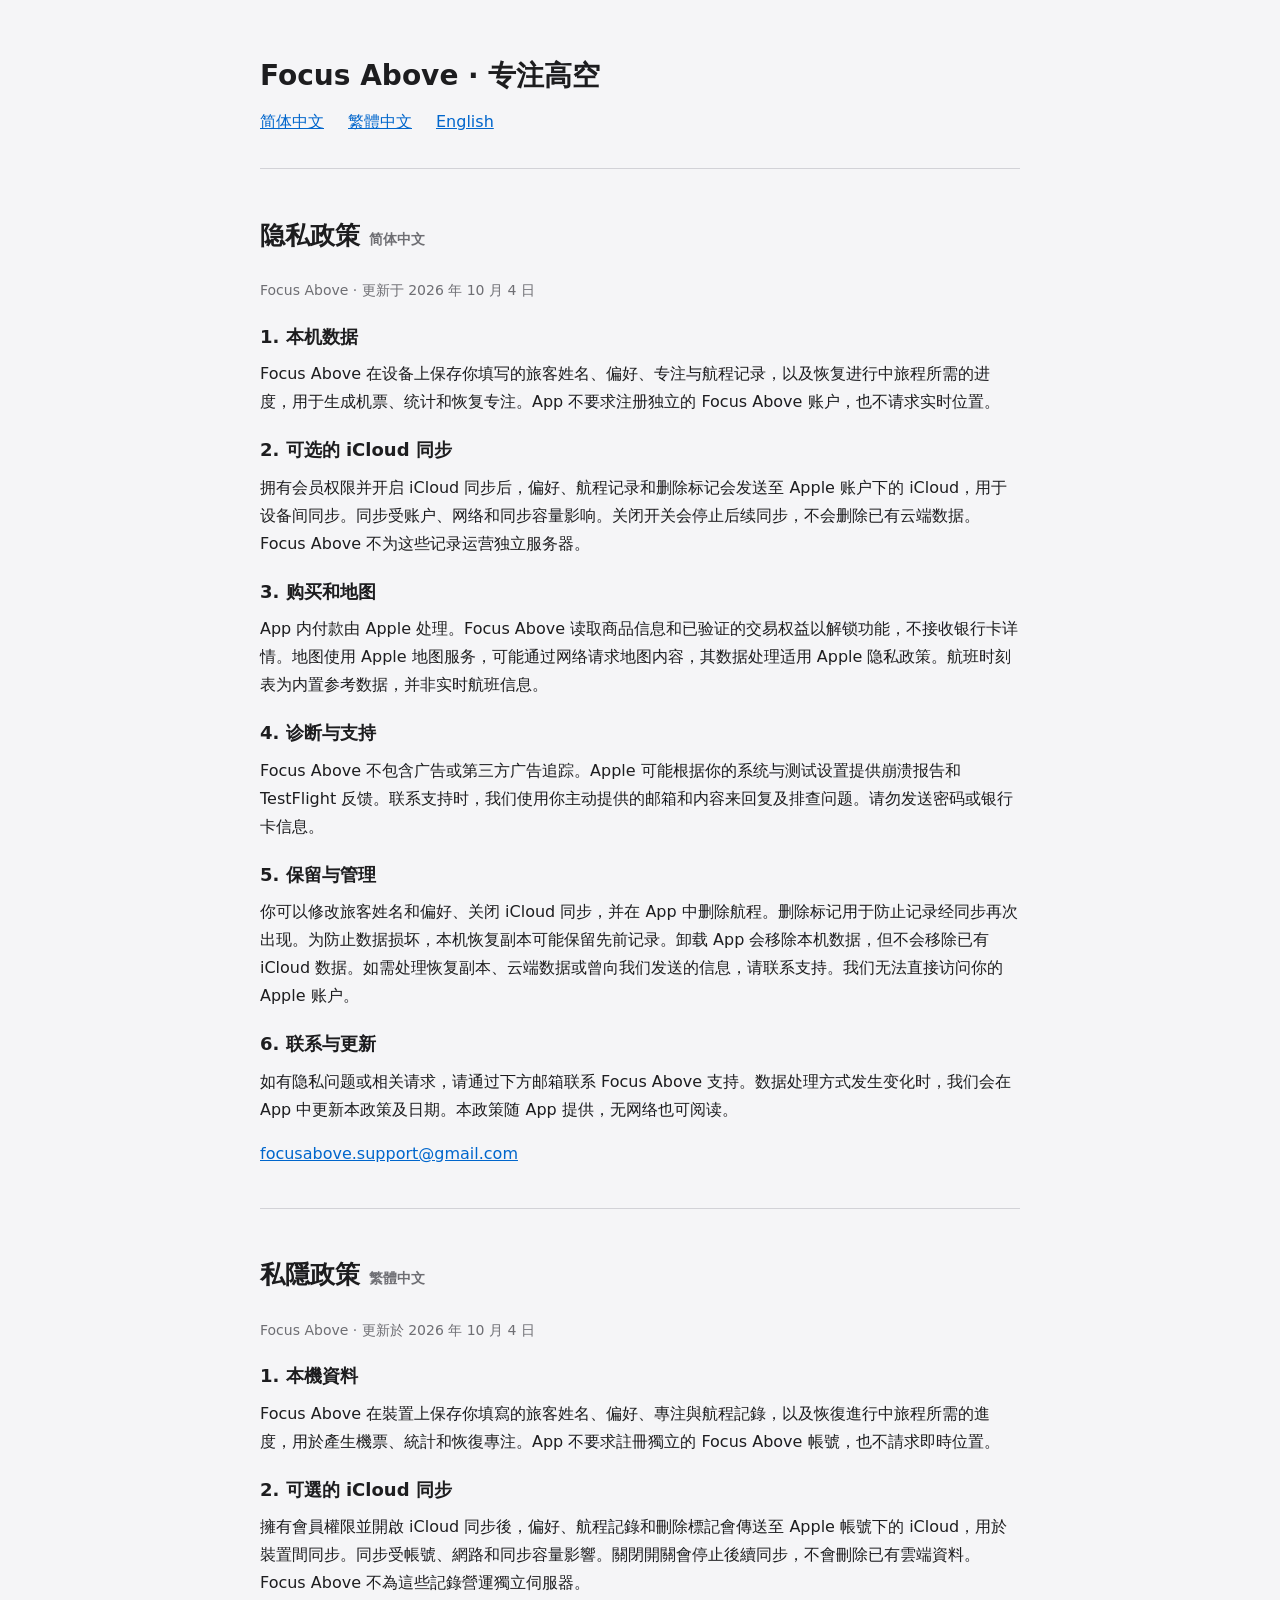
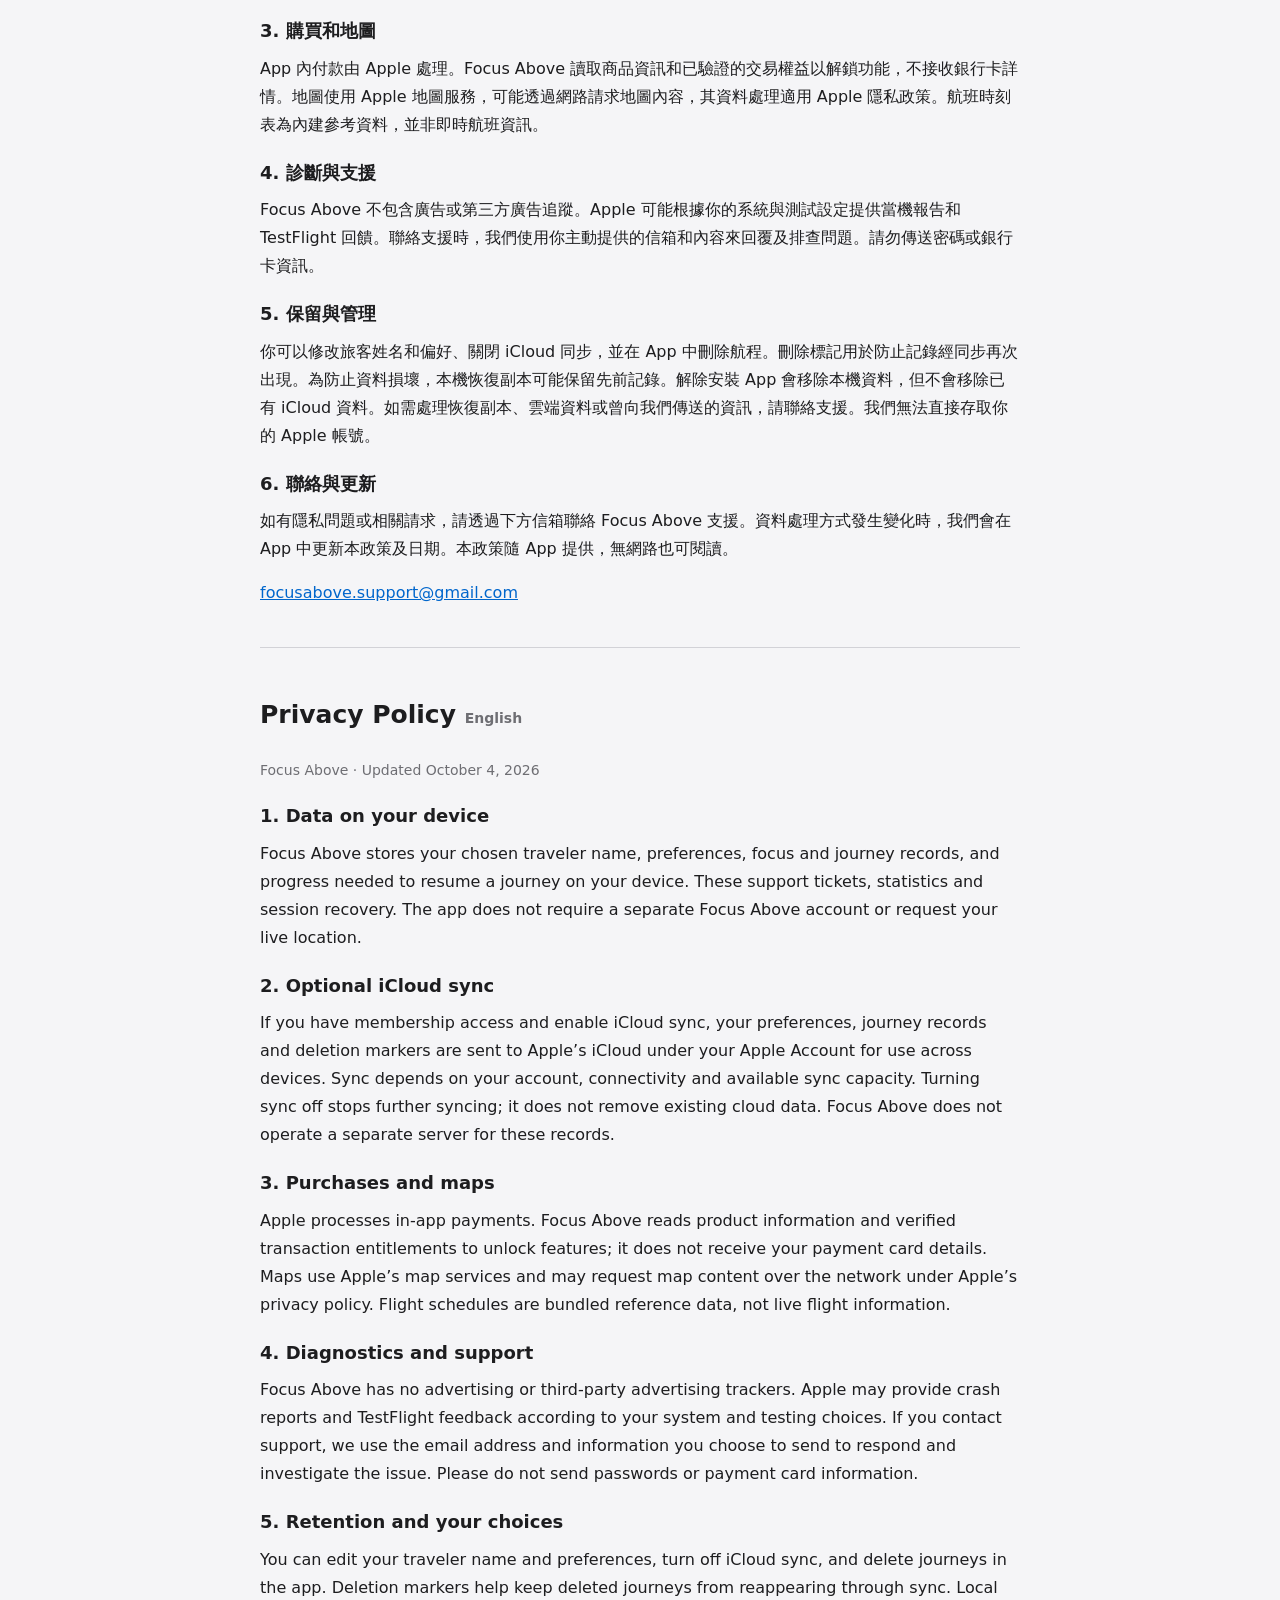
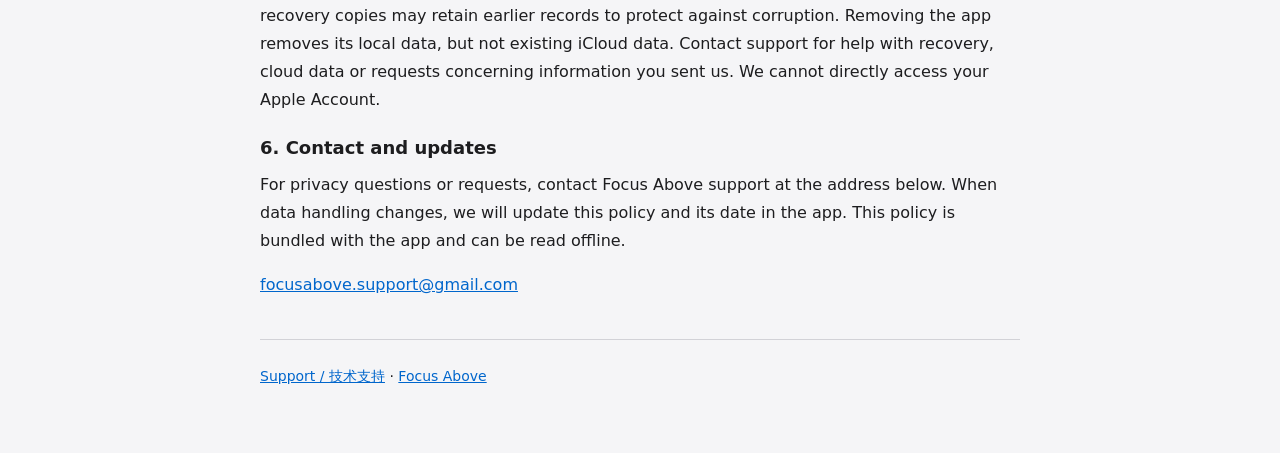
<file: privacy.html>
<!doctype html><html lang="zh-Hans"><meta charset="utf-8"><meta name="viewport" content="width=device-width,initial-scale=1"><meta name="color-scheme" content="light dark"><title>Focus Above · 隐私政策 / Privacy Policy</title><style>:root{font-family:system-ui,-apple-system,sans-serif;color:#1d1d1f;background:#f5f5f7}body{max-width:760px;margin:auto;padding:32px 24px 64px;line-height:1.75}header{margin-bottom:32px}h1{font-size:28px;margin-bottom:8px}h2{font-size:25px}h3{font-size:18px;margin-bottom:8px}small,.updated{font-size:14px;color:#6e6e73}nav{display:flex;flex-wrap:wrap;gap:24px}a{color:#0066cc}article{padding:24px 0;border-top:1px solid #d2d2d7;scroll-margin-top:24px}p{margin-top:0}footer{border-top:1px solid #d2d2d7;padding-top:24px;font-size:14px}@media(prefers-color-scheme:dark){:root{background:#101115;color:#f5f5f7}a{color:#64b5ff}small,.updated{color:#a1a1a6}article,footer{border-color:#3a3a3c}}</style><header><h1>Focus Above · 专注高空</h1><nav aria-label="Language"><a href="#zh-Hans">简体中文</a><a href="#zh-Hant-HK">繁體中文</a><a href="#en">English</a></nav></header><article id="zh-Hans" lang="zh-Hans"><h2>隐私政策 <small>简体中文</small></h2><p class="updated">Focus Above · 更新于 2026 年 10 月 4 日</p><section><h3>1. 本机数据</h3><p>Focus Above 在设备上保存你填写的旅客姓名、偏好、专注与航程记录，以及恢复进行中旅程所需的进度，用于生成机票、统计和恢复专注。App 不要求注册独立的 Focus Above 账户，也不请求实时位置。</p></section><section><h3>2. 可选的 iCloud 同步</h3><p>拥有会员权限并开启 iCloud 同步后，偏好、航程记录和删除标记会发送至 Apple 账户下的 iCloud，用于设备间同步。同步受账户、网络和同步容量影响。关闭开关会停止后续同步，不会删除已有云端数据。Focus Above 不为这些记录运营独立服务器。</p></section><section><h3>3. 购买和地图</h3><p>App 内付款由 Apple 处理。Focus Above 读取商品信息和已验证的交易权益以解锁功能，不接收银行卡详情。地图使用 Apple 地图服务，可能通过网络请求地图内容，其数据处理适用 Apple 隐私政策。航班时刻表为内置参考数据，并非实时航班信息。</p></section><section><h3>4. 诊断与支持</h3><p>Focus Above 不包含广告或第三方广告追踪。Apple 可能根据你的系统与测试设置提供崩溃报告和 TestFlight 反馈。联系支持时，我们使用你主动提供的邮箱和内容来回复及排查问题。请勿发送密码或银行卡信息。</p></section><section><h3>5. 保留与管理</h3><p>你可以修改旅客姓名和偏好、关闭 iCloud 同步，并在 App 中删除航程。删除标记用于防止记录经同步再次出现。为防止数据损坏，本机恢复副本可能保留先前记录。卸载 App 会移除本机数据，但不会移除已有 iCloud 数据。如需处理恢复副本、云端数据或曾向我们发送的信息，请联系支持。我们无法直接访问你的 Apple 账户。</p></section><section><h3>6. 联系与更新</h3><p>如有隐私问题或相关请求，请通过下方邮箱联系 Focus Above 支持。数据处理方式发生变化时，我们会在 App 中更新本政策及日期。本政策随 App 提供，无网络也可阅读。</p></section><p><a href="mailto:focusabove.support@gmail.com">focusabove.support@gmail.com</a></p></article><article id="zh-Hant-HK" lang="zh-Hant-HK"><h2>私隱政策 <small>繁體中文</small></h2><p class="updated">Focus Above · 更新於 2026 年 10 月 4 日</p><section><h3>1. 本機資料</h3><p>Focus Above 在裝置上保存你填寫的旅客姓名、偏好、專注與航程記錄，以及恢復進行中旅程所需的進度，用於產生機票、統計和恢復專注。App 不要求註冊獨立的 Focus Above 帳號，也不請求即時位置。</p></section><section><h3>2. 可選的 iCloud 同步</h3><p>擁有會員權限並開啟 iCloud 同步後，偏好、航程記錄和刪除標記會傳送至 Apple 帳號下的 iCloud，用於裝置間同步。同步受帳號、網路和同步容量影響。關閉開關會停止後續同步，不會刪除已有雲端資料。Focus Above 不為這些記錄營運獨立伺服器。</p></section><section><h3>3. 購買和地圖</h3><p>App 內付款由 Apple 處理。Focus Above 讀取商品資訊和已驗證的交易權益以解鎖功能，不接收銀行卡詳情。地圖使用 Apple 地圖服務，可能透過網路請求地圖內容，其資料處理適用 Apple 隱私政策。航班時刻表為內建參考資料，並非即時航班資訊。</p></section><section><h3>4. 診斷與支援</h3><p>Focus Above 不包含廣告或第三方廣告追蹤。Apple 可能根據你的系統與測試設定提供當機報告和 TestFlight 回饋。聯絡支援時，我們使用你主動提供的信箱和內容來回覆及排查問題。請勿傳送密碼或銀行卡資訊。</p></section><section><h3>5. 保留與管理</h3><p>你可以修改旅客姓名和偏好、關閉 iCloud 同步，並在 App 中刪除航程。刪除標記用於防止記錄經同步再次出現。為防止資料損壞，本機恢復副本可能保留先前記錄。解除安裝 App 會移除本機資料，但不會移除已有 iCloud 資料。如需處理恢復副本、雲端資料或曾向我們傳送的資訊，請聯絡支援。我們無法直接存取你的 Apple 帳號。</p></section><section><h3>6. 聯絡與更新</h3><p>如有隱私問題或相關請求，請透過下方信箱聯絡 Focus Above 支援。資料處理方式發生變化時，我們會在 App 中更新本政策及日期。本政策隨 App 提供，無網路也可閱讀。</p></section><p><a href="mailto:focusabove.support@gmail.com">focusabove.support@gmail.com</a></p></article><article id="en" lang="en"><h2>Privacy Policy <small>English</small></h2><p class="updated">Focus Above · Updated October 4, 2026</p><section><h3>1. Data on your device</h3><p>Focus Above stores your chosen traveler name, preferences, focus and journey records, and progress needed to resume a journey on your device. These support tickets, statistics and session recovery. The app does not require a separate Focus Above account or request your live location.</p></section><section><h3>2. Optional iCloud sync</h3><p>If you have membership access and enable iCloud sync, your preferences, journey records and deletion markers are sent to Apple’s iCloud under your Apple Account for use across devices. Sync depends on your account, connectivity and available sync capacity. Turning sync off stops further syncing; it does not remove existing cloud data. Focus Above does not operate a separate server for these records.</p></section><section><h3>3. Purchases and maps</h3><p>Apple processes in-app payments. Focus Above reads product information and verified transaction entitlements to unlock features; it does not receive your payment card details. Maps use Apple’s map services and may request map content over the network under Apple’s privacy policy. Flight schedules are bundled reference data, not live flight information.</p></section><section><h3>4. Diagnostics and support</h3><p>Focus Above has no advertising or third-party advertising trackers. Apple may provide crash reports and TestFlight feedback according to your system and testing choices. If you contact support, we use the email address and information you choose to send to respond and investigate the issue. Please do not send passwords or payment card information.</p></section><section><h3>5. Retention and your choices</h3><p>You can edit your traveler name and preferences, turn off iCloud sync, and delete journeys in the app. Deletion markers help keep deleted journeys from reappearing through sync. Local recovery copies may retain earlier records to protect against corruption. Removing the app removes its local data, but not existing iCloud data. Contact support for help with recovery, cloud data or requests concerning information you sent us. We cannot directly access your Apple Account.</p></section><section><h3>6. Contact and updates</h3><p>For privacy questions or requests, contact Focus Above support at the address below. When data handling changes, we will update this policy and its date in the app. This policy is bundled with the app and can be read offline.</p></section><p><a href="mailto:focusabove.support@gmail.com">focusabove.support@gmail.com</a></p></article><footer><a href="https://butyuhao.github.io/focus-above-support/">Support / 技术支持</a> · <a href="https://butyuhao.github.io/focus-above/">Focus Above</a></footer></html>
</file>
